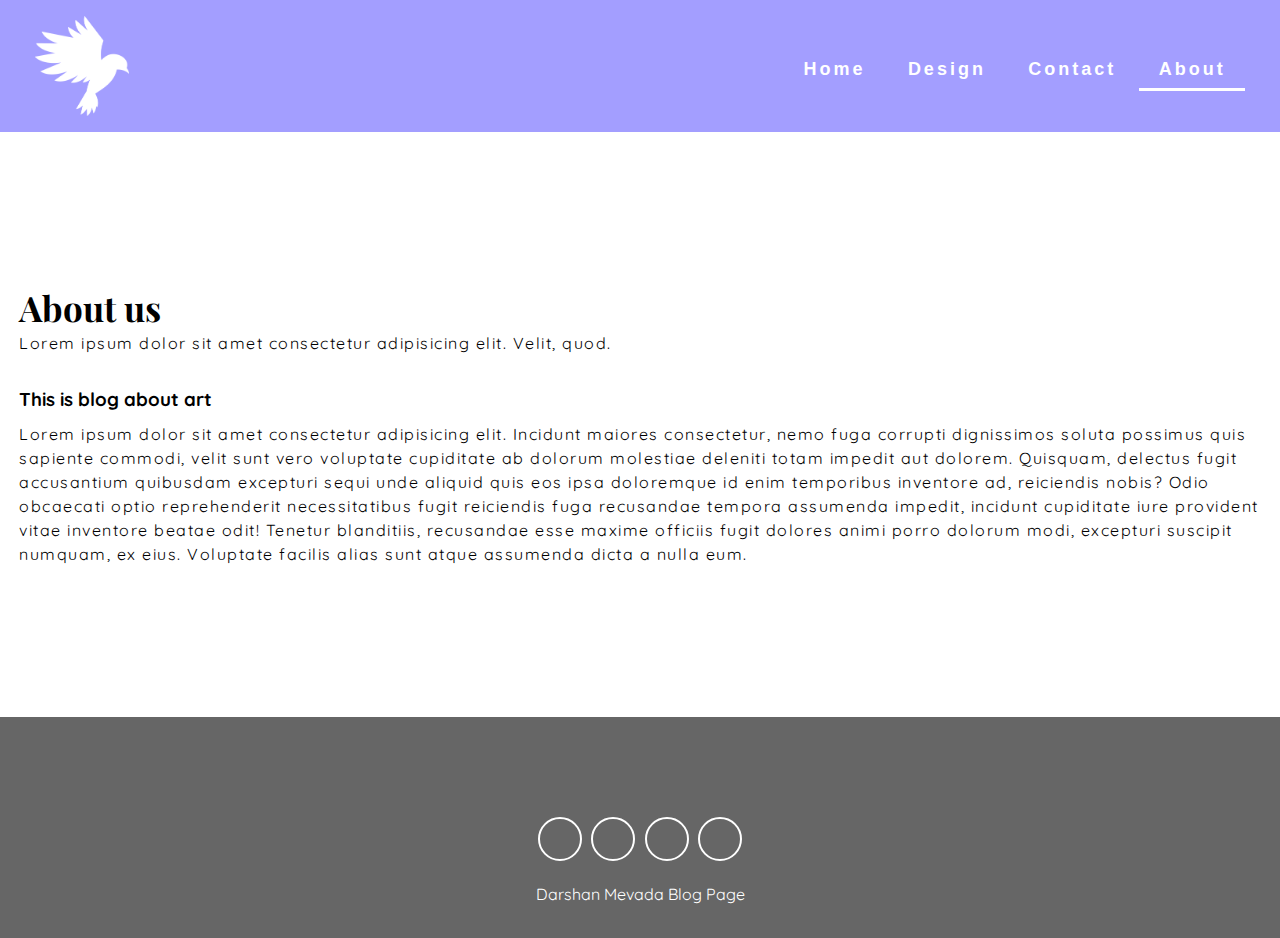
<file: about.html>
<!DOCTYPE html>
<html>

<head>
	<meta charset="utf-8">
	<meta http-equiv="X-UA-Compatible" content="IE=edge">
	<title>Art.Design Blog</title>
	<meta name="viewport" content="width=device-width, initial-scale=1">
	<!-- Font awesome icon -->
	<link rel="stylesheet" href="https://cdnjs.cloudflare.com/ajax/libs/font-awesome/5.15.1/css/all.min.css"
		integrity="sha512-+4zCK9k+qNFUR5X+cKL9EIR+ZOhtIloNl9GIKS57V1MyNsYpYcUrUeQc9vNfzsWfV28IaLL3i96P9sdNyeRssA=="
		crossorigin="anonymous" />
	<link rel="stylesheet" href="about.css">
</head>

<body>

	<!-- header -->
	<header>
		<nav class="navbar">
			<div class="container">
				<a href="index.html" class="navbar-brand"><img src="images/Layer 1.png" alt=""></a>
				<div class="navbar-nav">
                    <a href="index.html">Home</a>
                    <a href="design.html">Design</a>
                    <a href="contact.html">Contact</a>
                    <a href="about.html">About</a>
                </div>
			</div>
		</nav>
	</header>
	<!-- end of header -->

    <section>
        <div class="middle">
            <div class="middle-title">
                <h2>About us</h2>
                <p>Lorem ipsum dolor sit amet consectetur adipisicing elit. Velit, quod.</p>
            </div>
            <div class="middle-content">
                <h3>This is blog about art</h3>
                <p>Lorem ipsum dolor sit amet consectetur adipisicing elit. Incidunt maiores consectetur, nemo fuga corrupti dignissimos soluta possimus quis sapiente commodi, velit sunt vero voluptate cupiditate ab dolorum molestiae deleniti totam impedit aut dolorem. Quisquam, delectus fugit accusantium quibusdam excepturi sequi unde aliquid quis eos ipsa doloremque id enim temporibus inventore ad, reiciendis nobis? Odio obcaecati optio reprehenderit necessitatibus fugit reiciendis fuga recusandae tempora assumenda impedit, incidunt cupiditate iure provident vitae inventore beatae odit! Tenetur blanditiis, recusandae esse maxime officiis fugit dolores animi porro dolorum modi, excepturi suscipit numquam, ex eius. Voluptate facilis alias sunt atque assumenda dicta a nulla eum.</p>
            </div>
        </div>
    </section>

	<!-- footer -->
	<footer>
		<div class="social-links">
			<a href="#"><i class="fab fa-facebook-f"></i></a>
			<a href="#"><i class="fab fa-twitter"></i></a>
			<a href="#"><i class="fab fa-instagram"></i></a>
			<a href="#"><i class="fab fa-pinterest"></i></a>
		</div>
		<span>Darshan Mevada Blog Page</span>
	</footer>
	<!-- end of footer -->
</body>
</body>

</html>
</file>
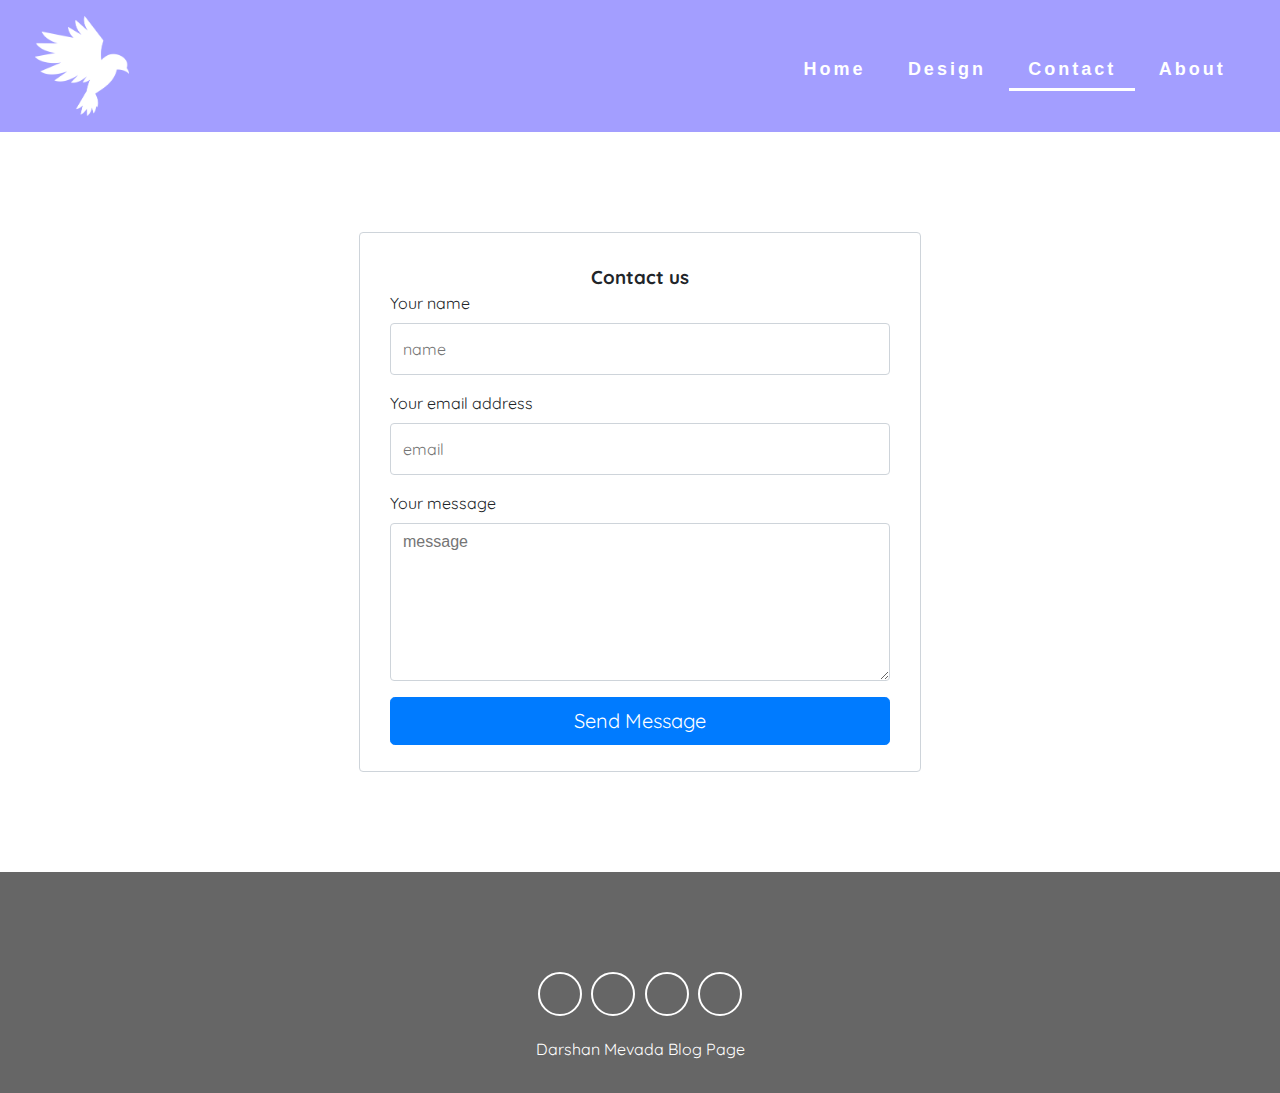
<file: contact.html>
<!DOCTYPE html>
<html>

<head>
	<meta charset="utf-8">
	<meta http-equiv="X-UA-Compatible" content="IE=edge">
	<title>Art.Design Blog</title>
	<meta name="viewport" content="width=device-width, initial-scale=1">
	<!-- Font awesome icon -->
	<link rel="stylesheet" href="https://cdnjs.cloudflare.com/ajax/libs/font-awesome/5.15.1/css/all.min.css"
		integrity="sha512-+4zCK9k+qNFUR5X+cKL9EIR+ZOhtIloNl9GIKS57V1MyNsYpYcUrUeQc9vNfzsWfV28IaLL3i96P9sdNyeRssA=="
		crossorigin="anonymous" />
	<link rel="stylesheet" href="contact.css">
</head>

<body>

	<!-- header -->
	<header>
		<nav class="navbar">
			<div class="container">
				<a href="index.html" class="navbar-brand"><img src="images/Layer 1.png" alt=""></a>
				<div class="navbar-nav">
                    <a href="index.html">Home</a>
                    <a href="design.html">Design</a>
                    <a href="contact.html">Contact</a>
                    <a href="about.html">About</a>
                </div>
			</div>
		</nav>
	</header>
	<!-- end of header -->

	<!---------------------------------contact---->
	<section class="contact" id="contact">

		<div class="fcf-body">
			<div id="fcf-form">
				<h3 class="fcf-h3">Contact us</h3>

				<form>

					<div class="fcf-form-group">
						<label class="fcf-label">Your name</label>
						<div class="fcf-input-group">
							<input type="text" placeholder="name" class="fcf-form-control" required>
						</div>
					</div>

					<div class="fcf-form-group">
						<label class="fcf-label">Your email address</label>
						<div class="fcf-input-group">
							<input type="email" placeholder="email" class="fcf-form-control" required>
						</div>
					</div>

					<div class="fcf-form-group">
						<label class="fcf-label">Your message</label>
						<div class="fcf-input-group">
							<textarea placeholder="message" class="fcf-form-control" rows="6" maxlength="3000"
								required></textarea>
						</div>
					</div>

					<div class="fcf-form-group">
						<button type="submit" class="fcf-btn fcf-btn-primary fcf-btn-lg fcf-btn-block">Send
							Message</button>
					</div>
				</form>
			</div>
		</div>
	</section>

	<!-- footer -->
	<footer>
		<div class="social-links">
			<a href="#"><i class="fab fa-facebook-f"></i></a>
			<a href="#"><i class="fab fa-twitter"></i></a>
			<a href="#"><i class="fab fa-instagram"></i></a>
			<a href="#"><i class="fab fa-pinterest"></i></a>
		</div>
		<span>Darshan Mevada Blog Page</span>
	</footer>
	<!-- end of footer -->
</body>
</body>

</html>
</file>
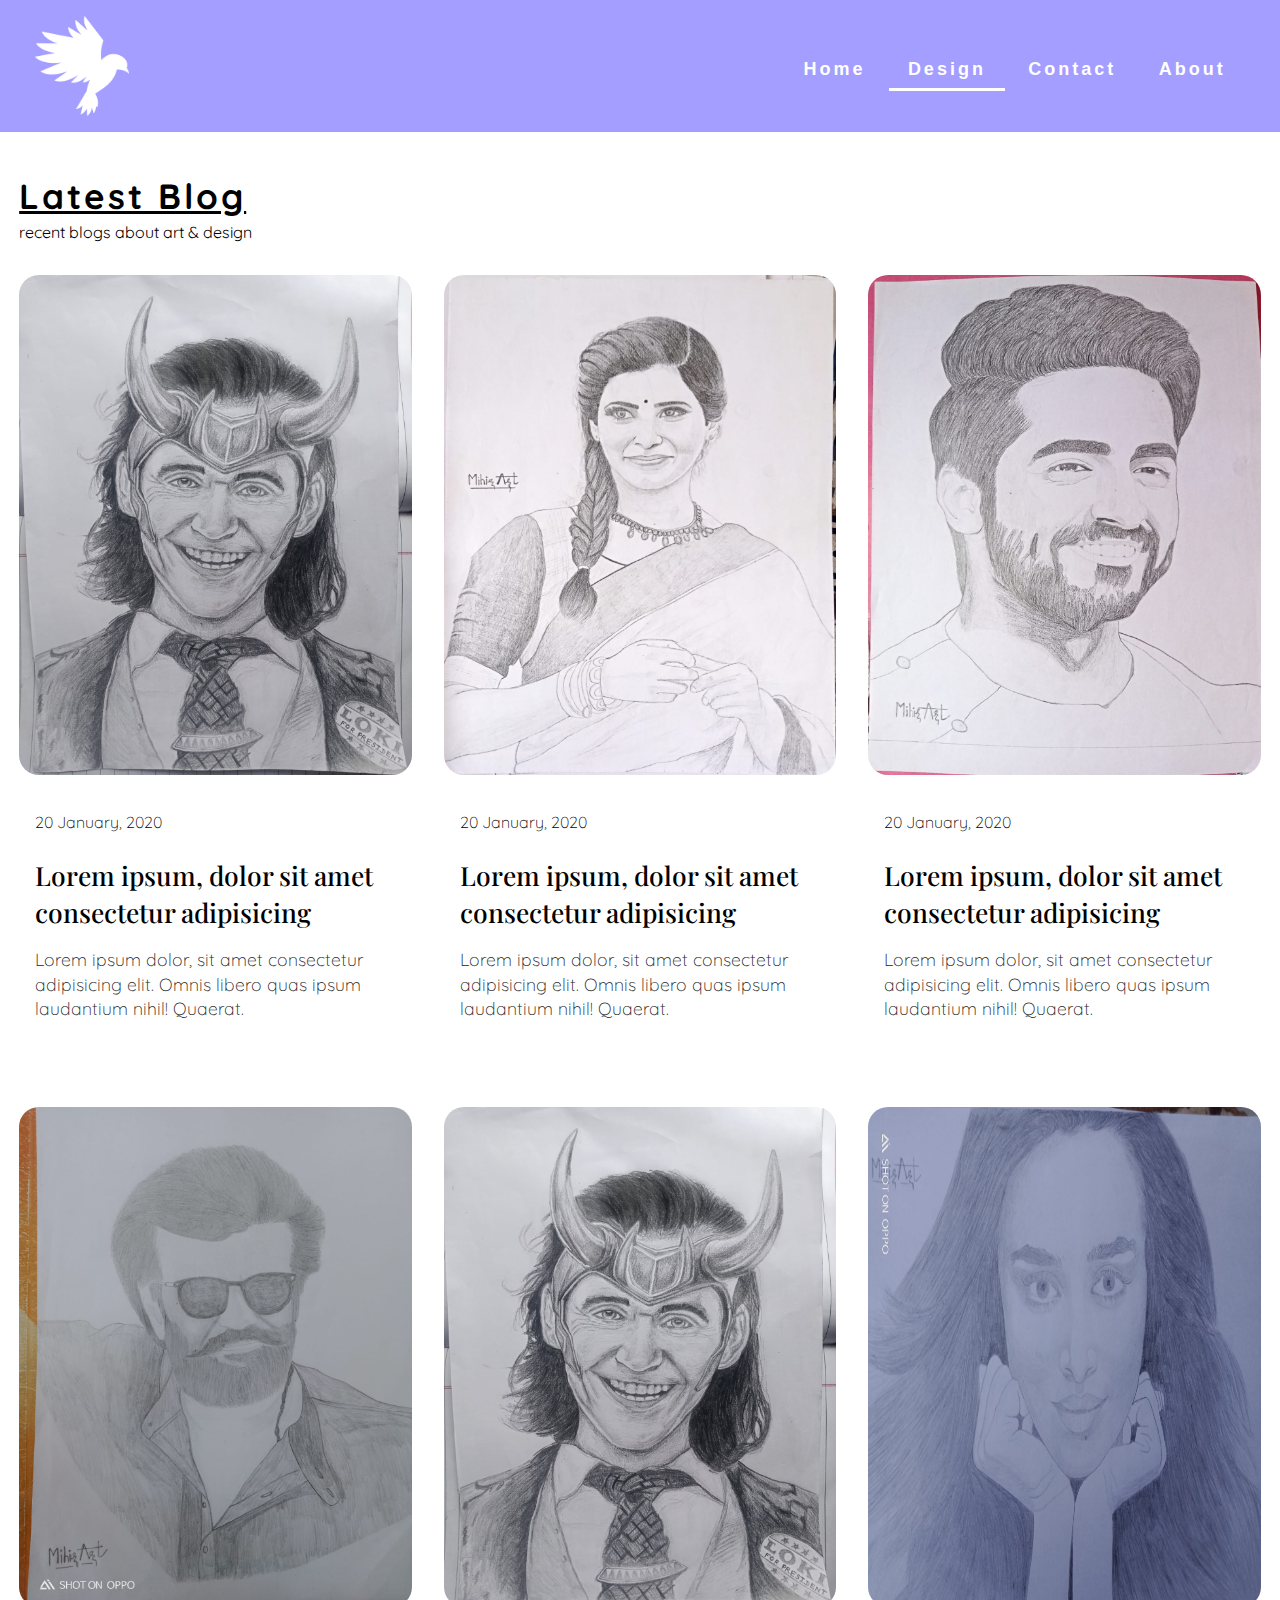
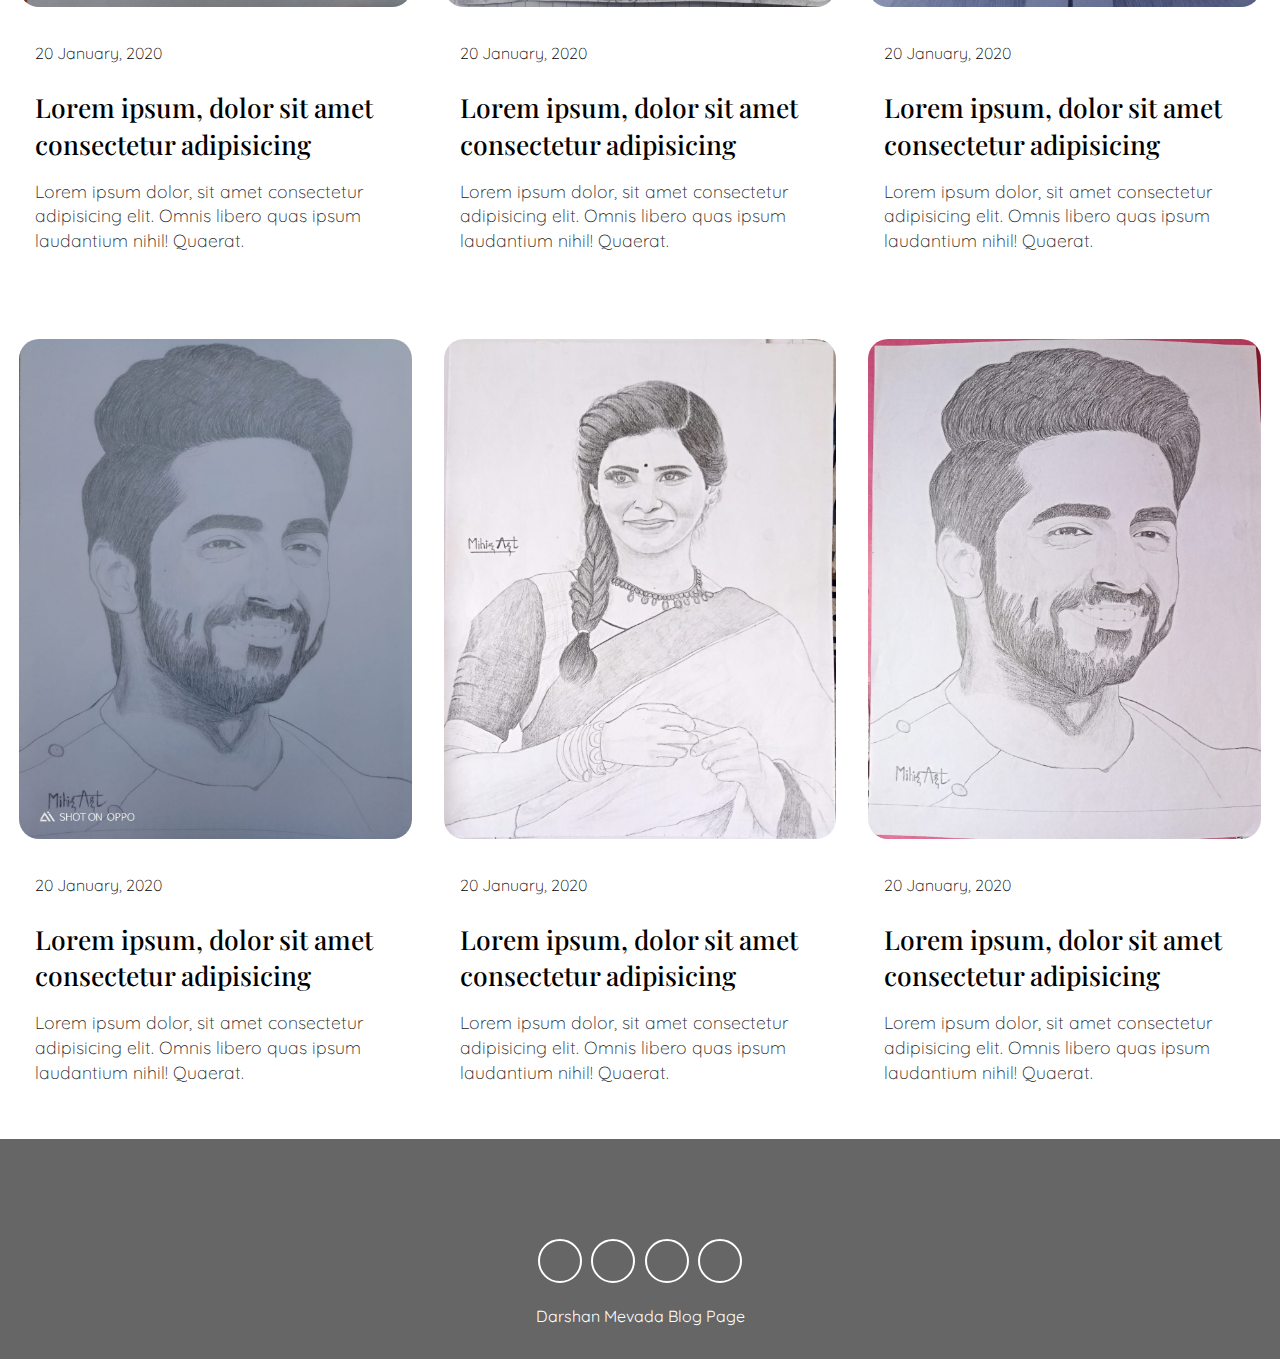
<file: design.html>
<!DOCTYPE html>
<html>

<head>
    <meta charset="utf-8">
    <meta http-equiv="X-UA-Compatible" content="IE=edge">
    <title>Art.Design Blog</title>
    <meta name="viewport" content="width=device-width, initial-scale=1">
    <!-- Font awesome icon -->
    <link rel="stylesheet" href="https://cdnjs.cloudflare.com/ajax/libs/font-awesome/5.15.1/css/all.min.css"
        integrity="sha512-+4zCK9k+qNFUR5X+cKL9EIR+ZOhtIloNl9GIKS57V1MyNsYpYcUrUeQc9vNfzsWfV28IaLL3i96P9sdNyeRssA=="
        crossorigin="anonymous" />
    <link rel="stylesheet" href="design.css">
</head>

<body>

    <!-- header -->
    <header>
        <nav class="navbar">
            <div class="container">
                <a href="index.html" class="navbar-brand"><img src="images/Layer 1.png" alt=""></a>
                <div class="navbar-nav">
                    <a href="index.html">Home</a>
                    <a href="design.html">Design</a>
                    <a href="contact.html">Contact</a>
                    <a href="about.html">About</a>
                </div>
            </div>
        </nav>
    </header>
    <!-- end of header -->


    <!-- blog -->
    <section class="blog" id="blog">
        <div class="container-blog">
            <div class="title">
                <h2>Latest Blog</h2>
                <p>recent blogs about art & design</p>
            </div>
            <div class="blog-content">
                <!-- item -->
                <div class="blog-item">
                    <div class="blog-img">
                        <img src="images/5.jpg" alt="">

                    </div>
                    <div class="blog-text">
                        <span>20 January, 2020</span>
                        <h2>Lorem ipsum, dolor sit amet consectetur adipisicing</h2>
                        <p>Lorem ipsum dolor, sit amet consectetur adipisicing elit. Omnis libero quas ipsum laudantium
                            nihil! Quaerat.</p>

                    </div>
                </div>
                <!-- end of item -->
                <!-- item -->
                <div class="blog-item">
                    <div class="blog-img">
                        <img src="images/2.jpg" alt="">

                    </div>
                    <div class="blog-text">
                        <span>20 January, 2020</span>
                        <h2>Lorem ipsum, dolor sit amet consectetur adipisicing</h2>
                        <p>Lorem ipsum dolor, sit amet consectetur adipisicing elit. Omnis libero quas ipsum laudantium
                            nihil! Quaerat.</p>

                    </div>
                </div>
                <!-- end of item -->
                <!-- item -->
                <div class="blog-item">
                    <div class="blog-img">
                        <img src="images/3.jpg" alt="">

                    </div>
                    <div class="blog-text">
                        <span>20 January, 2020</span>
                        <h2>Lorem ipsum, dolor sit amet consectetur adipisicing</h2>
                        <p>Lorem ipsum dolor, sit amet consectetur adipisicing elit. Omnis libero quas ipsum laudantium
                            nihil! Quaerat.</p>

                    </div>
                </div>
                <!-- end of item -->
                <!-- item -->
                <div class="blog-item">
                    <div class="blog-img">
                        <img src="images/4.jpg" alt="">

                    </div>
                    <div class="blog-text">
                        <span>20 January, 2020</span>
                        <h2>Lorem ipsum, dolor sit amet consectetur adipisicing</h2>
                        <p>Lorem ipsum dolor, sit amet consectetur adipisicing elit. Omnis libero quas ipsum laudantium
                            nihil! Quaerat.</p>

                    </div>
                </div>
                <!-- end of item -->


                <!-- item -->
                <div class="blog-item">
                    <div class="blog-img">
                        <img src="images/5.jpg" alt="">
                    </div>
                    <div class="blog-text">
                        <span>20 January, 2020</span>
                        <h2>Lorem ipsum, dolor sit amet consectetur adipisicing</h2>
                        <p>Lorem ipsum dolor, sit amet consectetur adipisicing elit. Omnis libero quas ipsum laudantium
                            nihil! Quaerat.</p>
                    </div>
                </div>
                <!-- end of item -->

                <!-- item -->
                <div class="blog-item">
                    <div class="blog-img">
                        <img src="images/6.jpg" alt="">
                   </div>
                    <div class="blog-text">
                        <span>20 January, 2020</span>
                        <h2>Lorem ipsum, dolor sit amet consectetur adipisicing</h2>
                        <p>Lorem ipsum dolor, sit amet consectetur adipisicing elit. Omnis libero quas ipsum laudantium
                            nihil! Quaerat.</p>
                    </div>
                </div>
                <!-- end of item -->

                <!-- item -->
                <div class="blog-item">
                    <div class="blog-img">
                        <img src="images/1.jpg" alt="">
                    </div>
                    <div class="blog-text">
                        <span>20 January, 2020</span>
                        <h2>Lorem ipsum, dolor sit amet consectetur adipisicing</h2>
                        <p>Lorem ipsum dolor, sit amet consectetur adipisicing elit. Omnis libero quas ipsum laudantium
                            nihil! Quaerat.</p>
                    </div>
                </div>
                <!-- end of item -->

                <!-- item -->
                <div class="blog-item">
                    <div class="blog-img">
                        <img src="images/2.jpg" alt="">
                    </div>
                    <div class="blog-text">
                        <span>20 January, 2020</span>
                        <h2>Lorem ipsum, dolor sit amet consectetur adipisicing</h2>
                        <p>Lorem ipsum dolor, sit amet consectetur adipisicing elit. Omnis libero quas ipsum laudantium
                            nihil! Quaerat.</p>
                    </div>
                </div>
                <!-- end of item -->

                <!-- item -->
                <div class="blog-item">
                    <div class="blog-img">
                        <img src="images/3.jpg" alt="">
                    </div>
                    <div class="blog-text">
                        <span>20 January, 2020</span>
                        <h2>Lorem ipsum, dolor sit amet consectetur adipisicing</h2>
                        <p>Lorem ipsum dolor, sit amet consectetur adipisicing elit. Omnis libero quas ipsum laudantium
                            nihil! Quaerat.</p>
                    </div>
                </div>
                <!-- end of item -->
            </div>
        </div>
    </section>
    <!-- end of blog -->

     <!-- footer -->
     <footer>
        <div class="social-links">
            <a href="#"><i class="fab fa-facebook-f"></i></a>
            <a href="#"><i class="fab fa-twitter"></i></a>
            <a href="#"><i class="fab fa-instagram"></i></a>
            <a href="#"><i class="fab fa-pinterest"></i></a>
        </div>
        <span>Darshan Mevada Blog Page</span>
    </footer>
    <!-- end of footer -->
</body>
</html>
</file>
<file: about.css>
@import url('https://fonts.googleapis.com/css2?family=Playfair+Display:wght@500;600;700;800;900&family=Quicksand:wght@300;400;500;600;700&display=swap');

:root {
    --Playfair: 'Playfair Display', serif;
    --Quicksand: 'Quicksand', sans-serif;
    --Roboto: 'Roboto', sans-serif;
    /* --dark: #3c393d;
        --exDark: #2b2b2b; */
}

* {
    padding: 0;
    margin: 0;
    font-family: var(--Quicksand);
}

body {
    line-height: 1.4;
    color: var(--dark);
}

img {
    width: 100%;
    display: block;
}

.container {
    max-width: 1320px;
    margin: 0 auto;
    padding: 0 1.2rem;
    display: flex;
    justify-content: space-between;
    align-items: center;
}

/* ********************************** */


/* *******************************  header */
.navbar {
    background: rgba(107, 99, 255, 0.621);
    padding: 1rem;
}

.navbar-brand img {
    height: 100px;
}

.navbar-nav {
    padding: 0.8rem 0 0.2rem 0;
    text-align: center;
}

.navbar-nav a {
    font-family: var(--Roboto);
    letter-spacing: 1px;
    color: #fff;
    font-size: 18px;
    font-weight: 700;
    text-decoration: none;
    display: inline-block;
    padding: 0.4rem 0.1rem;
    letter-spacing: 3px;
    transition: opacity 0.5s ease;
}

.navbar-nav a:hover {
    opacity: 0.7;
}

.navbar-nav a:nth-child(4){
    border-bottom: 3px solid;
    width:fit-content;
}

/* ************************* */

/* *********  Middle  *********** */
.middle {
    max-width: 1320px;
    margin: 0 auto;
    padding: 9.42rem 1.2rem;
    display: grid;
    gap:2rem;
}
.middle p{
    letter-spacing: 1.5px;
}
.middle-title h2{
    font-family: var(--Playfair);
    font-size: 35px;
}
.middle-content h3{
    margin-bottom: 10px;
}
.middle-content p{
    line-height: 1.5rem;
}


/* ****************************** footer */
footer {
    background: rgba(0, 0, 0, 0.6);
    /* color: #fff; */
    text-align: center;
    padding: 2rem 0;
    color: white;
    color: white;
    padding-top: 100px;
}

.social-links {
    display: flex;
    justify-content: center;
    margin-bottom: 1.4rem;
}

.social-links a {
    border: 2px solid #fff;
    color: #fff;
    display: block;
    width: 40px;
    height: 40px;
    display: flex;
    justify-content: center;
    align-items: center;
    border-radius: 50%;
    text-decoration: none;
    margin: 0 0.3rem;
    transition: all 0.5s ease;
}

.social-links a:hover {
    background: #fff;
    color: black;
}


.footer span {
    margin-top: 1rem;
    display: block;
    font-family: var(--Playfair);
    letter-spacing: 2px;
}



/****************** Media Queries */

@media screen and (min-width: 540px) {
    .navbar-nav a {
        padding-right: 1.2rem;
        padding-left: 1.2rem;
    }
}

@media screen and (max-width: 768px) {
    .navbar .container {
        display: flex;
        align-items: center;
        justify-content: center;
        flex-direction: column;
    }
}
</file>
<file: contact.css>
@import url('https://fonts.googleapis.com/css2?family=Playfair+Display:wght@500;600;700;800;900&family=Quicksand:wght@300;400;500;600;700&display=swap');

:root {
    --Playfair: 'Playfair Display', serif;
    --Quicksand: 'Quicksand', sans-serif;
    --Roboto: 'Roboto', sans-serif;
    /* --dark: #3c393d;
        --exDark: #2b2b2b; */
}

* {
    padding: 0;
    margin: 0;
    font-family: var(--Quicksand);
}

body {
    line-height: 1.4;
    color: var(--dark);
}

img {
    width: 100%;
    display: block;
}

.container {
    max-width: 1320px;
    margin: 0 auto;
    padding: 0 1.2rem;
    display: flex;
    justify-content: space-between;
    align-items: center;
}



/* *******************************  header */

.navbar {
    background: rgba(107, 99, 255, 0.621);
    padding: 1rem;
}

.navbar-brand img {
    height: 100px;
}

.navbar-nav {
    padding: 0.8rem 0 0.2rem 0;
    text-align: center;
}

.navbar-nav a {
    /* text-transform: uppercase; */
    font-family: var(--Roboto);
    letter-spacing: 1px;
    color: #fff;
    font-size: 18px;
    font-weight: 700;
    text-decoration: none;
    display: inline-block;
    padding: 0.4rem 0.1rem;
    letter-spacing: 3px;
    transition: opacity 0.5s ease;
}

.navbar-nav a:hover {
    opacity: 0.7;
}

.navbar-nav a:nth-child(3){
    border-bottom: 3px solid;
    width:fit-content;
}


/* ****************************** Contact page ******************* */
.contact {
    /* background: #8067f0eb; */
    /* width: 64%; */
    margin: 100px auto;
    display: flex;
    align-items: center;
    justify-content: center;
    text-align: center;
    border-radius: 12px;
    background-size: cover;
    padding: 0 10px;
}

#fcf-form {
    display: block;
}

.fcf-h3 {
    text-align: center;
}

.fcf-body {
    width: 500px;
    margin: 0;
    font-family: -apple-system, Arial, sans-serif;
    font-size: 1rem;
    font-weight: 400;
    line-height: 1.5;
    color: #212529;
    text-align: left;
    background-color: #fff;
    padding: 30px;
    padding-bottom: 10px;
    border: 1px solid #ced4da;
    border-radius: 0.25rem;
    max-width: 100%;
    /* margin-top: 100px; */
}

.fcf-form-group {
    margin-bottom: 1rem;
}

/* input{
    width:;
} */
.fcf-input-group {
    position: relative;
    display: -ms-flexbox;
    display: flex;
    -ms-flex-wrap: wrap;
    flex-wrap: wrap;
    -ms-flex-align: stretch;
    align-items: stretch;
    width: 100%;
}

.fcf-form-control {
    display: block;
    width: 100%;
    height: calc(1.5em + 0.75rem + 2px);
    padding: 0.375rem 0.75rem;
    font-size: 1rem;
    font-weight: 400;
    line-height: 1.5;
    color: #495057;
    background-color: #fff;
    background-clip: padding-box;
    border: 1px solid #ced4da;
    outline: none;
    border-radius: 0.25rem;
    transition: border-color 0.15s ease-in-out, box-shadow 0.15s ease-in-out;
}

.fcf-form-control:focus {
    border: 1px solid #313131;
}

select.fcf-form-control[size],
select.fcf-form-control[multiple] {
    height: auto;
}

textarea.fcf-form-control {
    font-family: -apple-system, Arial, sans-serif;
    height: auto;
}

label.fcf-label {
    display: inline-block;
    margin-bottom: 0.5rem;
}


.fcf-credit a {
    color: #545b62;
    text-decoration: underline;
}

.fcf-credit a:hover {
    color: #0056b3;
    text-decoration: underline;
}

.fcf-btn {
    display: inline-block;
    font-weight: 400;
    color: #212529;
    text-align: center;
    cursor: pointer;
    border: 1px solid transparent;
    padding: 0.375rem 0.75rem;
    font-size: 1rem;
    line-height: 1.5;
    border-radius: 0.25rem;
}

.fcf-btn:hover {
    color: #212529;
    text-decoration: none;
}

.fcf-btn:focus,
.fcf-btn.focus {
    outline: 0;
    box-shadow: 0 0 0 0.2rem rgba(0, 123, 255, 0.25);
}

.fcf-btn-primary {
    color: #fff;
    background-color: #007bff;
    border-color: #007bff;
}

.fcf-btn-primary:hover {
    color: #fff;
    background-color: #0069d9;
    border-color: #0062cc;
}

.fcf-btn-primary:focus,
.fcf-btn-primary.focus {
    color: #fff;
    background-color: #0069d9;
    border-color: #0062cc;
    box-shadow: 0 0 0 0.2rem rgba(38, 143, 255, 0.5);
}

.fcf-btn-lg,
.fcf-btn-group-lg>.fcf-btn {
    padding: 0.5rem 1rem;
    font-size: 1.25rem;
    line-height: 1.5;
    border-radius: 0.3rem;
}

.fcf-btn-block {
    display: block;
    width: 100%;
}

.fcf-btn-block+.fcf-btn-block {
    margin-top: 0.5rem;
}

input[type="submit"].fcf-btn-block,
input[type="reset"].fcf-btn-block,
input[type="button"].fcf-btn-block {
    width: 100%;
}


/* ****************************** footer */
footer {
    background: rgba(0, 0, 0, 0.6);
    /* color: #fff; */
    text-align: center;
    padding: 2rem 0;
    color: white;
    padding-top: 100px;
}

.social-links {
    display: flex;
    justify-content: center;
    margin-bottom: 1.4rem;
}

.social-links a {
    border: 2px solid #fff;
    color: #fff;
    display: block;
    width: 40px;
    height: 40px;
    display: flex;
    justify-content: center;
    align-items: center;
    border-radius: 50%;
    text-decoration: none;
    margin: 0 0.3rem;
    transition: all 0.5s ease;
}

.social-links a:hover {
    background: #fff;
    color: black;
}


.footer span {
    margin-top: 1rem;
    display: block;
    font-family: var(--Playfair);
    letter-spacing: 2px;
}



/****************** Media Queries */

@media screen and (min-width: 540px) {
    .navbar-nav a {
        padding-right: 1.2rem;
        padding-left: 1.2rem;
    }
}

@media screen and (max-width: 768px) {
    .navbar .container {
        display: flex;
        align-items: center;
        justify-content: center;
        flex-direction: column;
    }
}
</file>
<file: design.css>
@import url('https://fonts.googleapis.com/css2?family=Playfair+Display:wght@500;600;700;800;900&family=Quicksand:wght@300;400;500;600;700&display=swap');

:root {
    --Playfair: 'Playfair Display', serif;
    --Quicksand: 'Quicksand', sans-serif;
    --Roboto: 'Roboto', sans-serif;
    /* --dark: #3c393d;
        --exDark: #2b2b2b; */
}

* {
    padding: 0;
    margin: 0;
    font-family: var(--Quicksand);
}

body {
    line-height: 1.4;
    color: var(--dark);
}

img {
    width: 100%;
    display: block;
}

.container {
    max-width: 1320px;
    margin: 0 auto;
    padding: 0 1.2rem;
    display: flex;
    justify-content: space-between;
    align-items: center;
}



/* *******************************  header */

.navbar {
    background: rgba(107, 99, 255, 0.621);
    padding: 1rem;
}

.navbar-brand img {
    height: 100px;
}

.navbar-nav {
    padding: 0.8rem 0 0.2rem 0;
    text-align: center;
}

.navbar-nav a {
    /* text-transform: uppercase; */
    font-family: var(--Roboto);
    letter-spacing: 1px;
    color: #fff;
    font-size: 18px;
    font-weight: 700;
    text-decoration: none;
    display: inline-block;
    padding: 0.4rem 0.1rem;
    letter-spacing: 3px;
    transition: opacity 0.5s ease;
}

.navbar-nav a:hover {
    opacity: 0.7;
}

.navbar-nav a:nth-child(2){
    border-bottom: 3px solid;
    width:fit-content;
}

/*************************** blog */
.container-blog {
    max-width: 1320px;
    margin: 0 auto;
    padding: 0 1.2rem;
}

.blog {
    padding: 2.5rem 0rem 0rem 0rem;
}

.blog .title h2 {
    font-size: 35px;
    text-decoration: underline;
    letter-spacing: 3px;
}

.blog-content {
    margin: 2rem 0 0 0;
    display: grid;
    grid-template-columns: repeat(3, 1fr);
    gap: 2rem;
}

.blog-img {
    position: relative;
    height: 500px;
}

.blog-img img {
    height: 100%;
    border-radius: 20px;
}

.blog-img img:hover {
    box-shadow: 0px 0px 20px 1px rgba(49, 49, 49, 0.331);
    cursor: pointer;
}

.blog-text {
    margin: 2.2rem 0;
    padding: 0 1rem;
}

.blog-text span {
    font-weight: 300;
    display: block;
    padding-bottom: 0.5rem;
}

.blog-text h2 {
    font-family: var(--Playfair);
    padding: 1rem 0;
    font-size: 1.65rem;
    font-weight: 500;
}

.blog-text p {
    font-weight: 300;
    font-size: 1.1rem;
    opacity: 0.9;
    padding-bottom: 1.2rem;
}

.blog-text a {
    font-family: var(--Roboto);
    font-size: 1.1rem;
    text-decoration: none;
    color: var(--dark);
    display: inline-block;
    background: var(--dark);
    color: #fff;
    padding: 0.55rem 1.2rem;
    transition: all 0.5s ease;
}

.blog-text a:hover {
    background: var(--exDark);
}

.blog-readmore {
    display: flex;
    justify-content: center;
    align-items: center;
    margin-bottom: 50px;
}

.blog-readmore a {
    text-decoration: none;
    color: white;
    background-color: rgba(107, 99, 255, 0.665);
    ;
    padding: 20px 30px;
    border-radius: 15px;
    cursor: pointer;
    font-weight: 600;
}



/* ****************************** footer */
footer {
    background: rgba(0, 0, 0, 0.6);
    /* color: #fff; */
    text-align: center;
    padding: 2rem 0;
    color: white;
    padding-top: 100px;
}

.social-links {
    display: flex;
    justify-content: center;
    margin-bottom: 1.4rem;
}

.social-links a {
    border: 2px solid #fff;
    color: #fff;
    display: block;
    width: 40px;
    height: 40px;
    display: flex;
    justify-content: center;
    align-items: center;
    border-radius: 50%;
    text-decoration: none;
    margin: 0 0.3rem;
    transition: all 0.5s ease;
}

.social-links a:hover {
    background: #fff;
    color: black;
}


.footer span {
    margin-top: 1rem;
    display: block;
    font-family: var(--Playfair);
    letter-spacing: 2px;
}


/************************** Media Queries */

@media screen and (max-width: 992px) {
    .blog-img {
        height: 400px;
    }

    .blog-text h2 {
        font-size: 1.4rem;
    }

    .blog-text p {
        font-size: 1rem;
    }
}

@media screen and (max-width:900px) {
    .banner-title {
        font-size: 3rem;
    }

    .second-container img {
        width: 450px;
    }

    .quotes {
        padding: 0 20px;
    }

    .inspire {
        padding: 30px 30px;
    }

    .blog-content {
        grid-template-columns: repeat(2, 1fr);
    }

    .about-content img {
        height: 600px;
    }
}

@media screen and (max-width: 768px) {
    .navbar .container {
        display: flex;
        align-items: center;
        justify-content: center;
        flex-direction: column;
    }

    .navbar-brand img {
        height: 70px;
    }

    .navbar-nav {
        padding: 0rem;
    }

    .second-container img {
        width: 400px;
    }

    .blog-img img {
        height: 100%;
        border-radius: 20px;
        text-align: center;
        margin: 0 auto;
    }

    .about-content img {
        max-height: 400px;
    }
}

@media screen and (max-width: 650px) {
    .blog-content {
        grid-template-columns: 1fr;
        gap: 0.5rem;
    }

    .blog-text {
        margin: 1.5rem 0;
    }

    .blog-text h2 {
        padding: 0.5rem 0;
    }

    .blog-text p {
        padding-bottom: 1.2rem;
    }

    .blog-text span {
        padding-bottom: 0rem;
    }

    .banner {
        grid-template-columns: 1fr;
        gap: 1rem;
    }

    .banner p {
        padding: 1rem 0.5rem 2rem 0.5rem;
    }

    .second-container {
        grid-row-start: 1;
    }

    .container {
        margin: 0;
        padding: 0 20px;
    }

    .main-title {
        font-size: 18px;
    }

    .inspire h2 {
        font-size: 1rem;
    }

    .about-content {
        grid-template-columns: 1fr;
    }

    .text-for {
        padding: 177px 20px;
    }
}

@media screen and (max-width:375px) {
    .second-container img {
        width: 360px;
    }

    .banner-title {
        font-size: 2.5rem;
    }

    .banner p {
        font-size: 1rem;
    }
}

@media screen and (min-width: 540px) {
    .navbar-nav a {
        padding-right: 1.2rem;
        padding-left: 1.2rem;
    }
}
</file>
